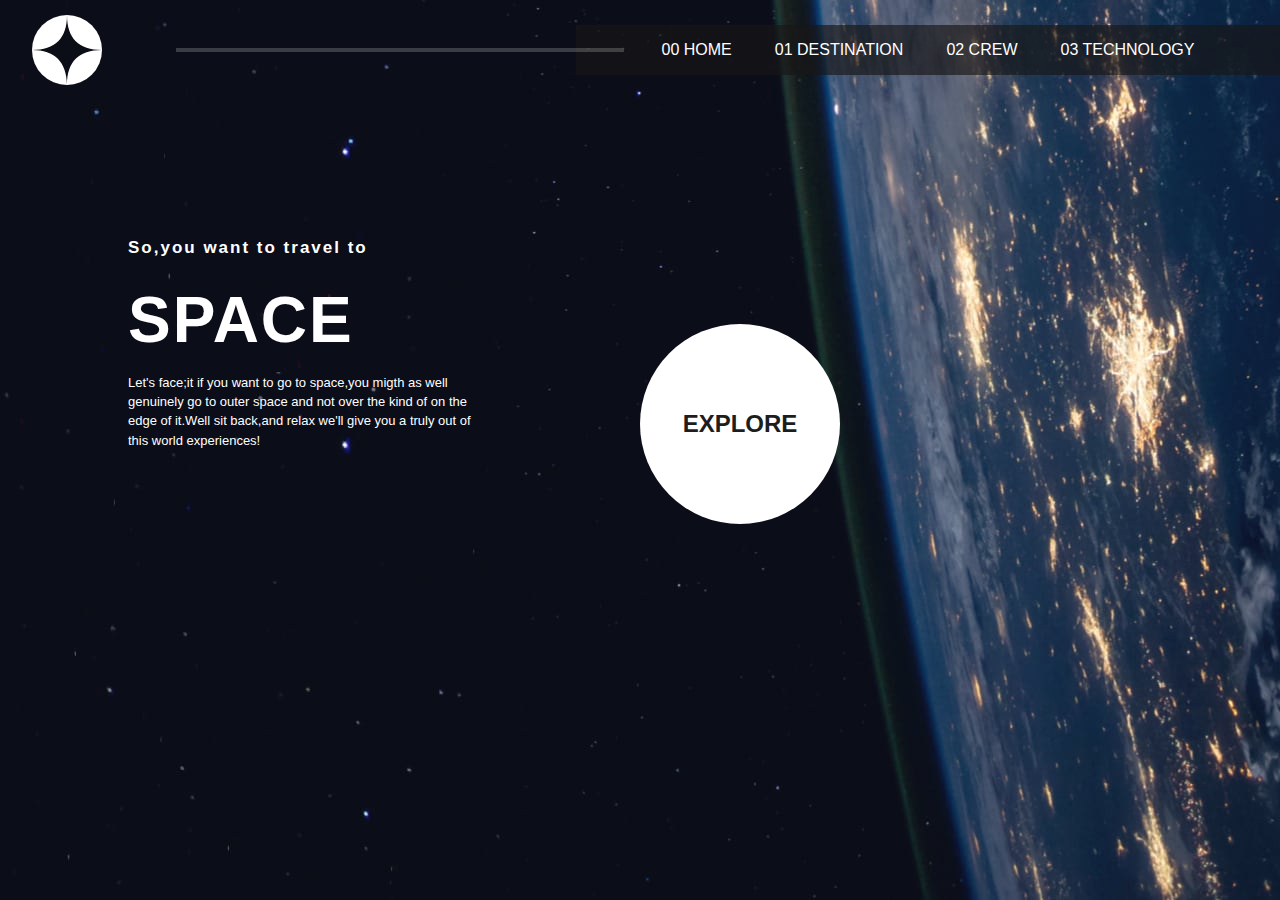
<file: index.html>
<!DOCTYPE html>
<html lang="en">
  <head>
    <meta charset="UTF-8" />
    <meta http-equiv="X-UA-Compatible" content="IE=edge" />
    <meta name="viewport" content="width=device-width, initial-scale=1.0" />
    <link rel="stylesheet" href="css/styles.css" />
    <title>Space Explorer</title>
  </head>
  <body>
    <div class="home-page">
      <nav>
        <img class="logo" src="images/logo.svg" alt="LOGO" />
        <div class="line"></div>
        <ul>
          <li><a href="/index.html">00 HOME</a></li>
          <li><a href="/destination.html">01 DESTINATION</a></li>
          <li><a href="/crew.html">02 CREW</a></li>
          <li><a href="/techonology.html">03 TECHNOLOGY</a></li>
        </ul>
      </nav>
      <div class="home-body">
        <div class="home-text">
          <h4>
            So,you want to travel to <br />
            <span>SPACE</span>
          </h4>
          <p>
            Let's face;it if you want to go to space,you migth as well genuinely
            go to outer space and not over the kind of on the edge of it.Well
            sit back,and relax we'll give you a truly out of this world
            experiences!
          </p>
        </div>
        <div class="home-gif">
          <div class="explore">
            <h2>EXPLORE</h2>
          </div>
        </div>
      </div>
    </div>
  </body>
</html>
</file>
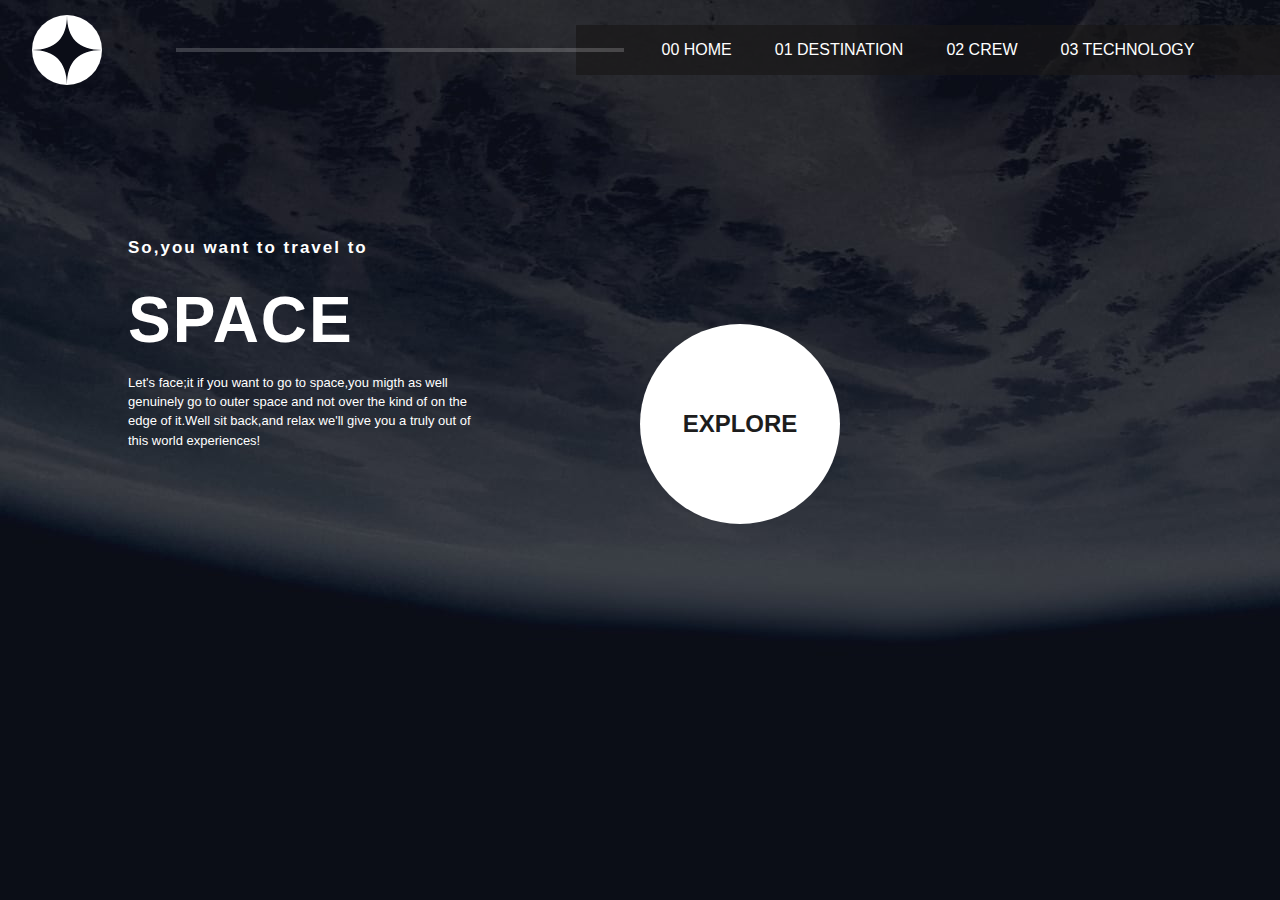
<file: crew.html>
<!DOCTYPE html>
<html lang="en">
  <head>
    <meta charset="UTF-8" />
    <meta http-equiv="X-UA-Compatible" content="IE=edge" />
    <meta name="viewport" content="width=device-width, initial-scale=1.0" />
    <link rel="stylesheet" href="css/styles.css" />
    <title>Space Explorer</title>
  </head>
  <body>
    <div class="crew-page">
      <nav>
        <img class="logo" src="images/logo.svg" alt="LOGO" />
        <div class="line"></div>
        <ul>
          <li><a href="/index.html">00 HOME</a></li>
          <li><a href="/destination.html">01 DESTINATION</a></li>
          <li><a href="/crew.html">02 CREW</a></li>
          <li><a href="/techonology.html">03 TECHNOLOGY</a></li>
        </ul>
      </nav>
      <div class="home-body">
        <div class="home-text">
          <h4>
            So,you want to travel to <br />
            <span>SPACE</span>
          </h4>
          <p>
            Let's face;it if you want to go to space,you migth as well genuinely
            go to outer space and not over the kind of on the edge of it.Well
            sit back,and relax we'll give you a truly out of this world
            experiences!
          </p>
        </div>
        <div class="home-gif">
          <div class="explore">
            <h2>EXPLORE</h2>
          </div>
        </div>
      </div>
    </div>
  </body>
</html>
</file>
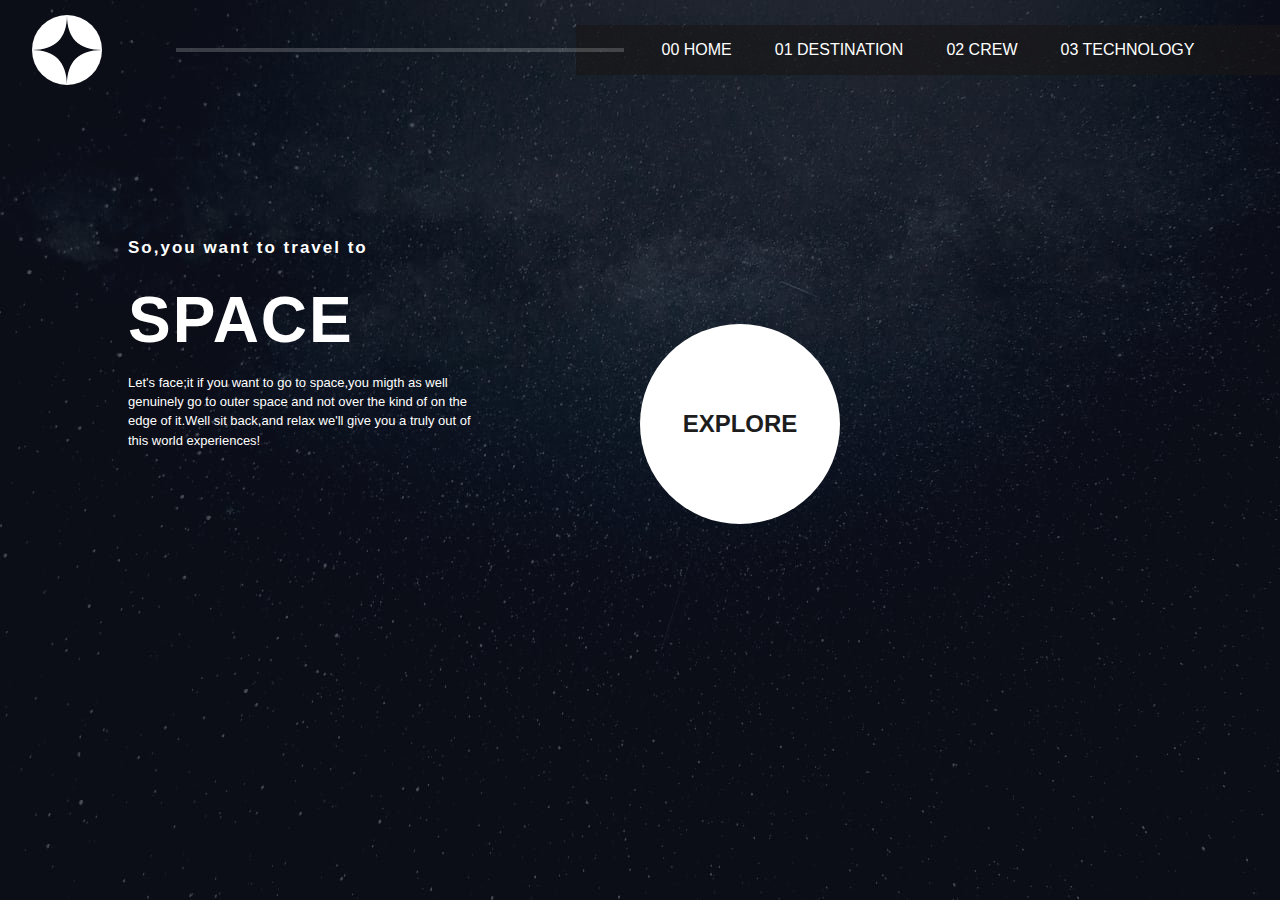
<file: destination.html>
<!DOCTYPE html>
<html lang="en">
  <head>
    <meta charset="UTF-8" />
    <meta http-equiv="X-UA-Compatible" content="IE=edge" />
    <meta name="viewport" content="width=device-width, initial-scale=1.0" />
    <link rel="stylesheet" href="css/styles.css" />
    <title>Space Explorer</title>
  </head>
  <body>
    <div class="destination-page">
      <nav>
        <img class="logo" src="images/logo.svg" alt="LOGO" />
        <div class="line"></div>
        <ul>
          <li><a href="/index.html">00 HOME</a></li>
          <li><a href="/destination.html">01 DESTINATION</a></li>
          <li><a href="/crew.html">02 CREW</a></li>
          <li><a href="/techonology.html">03 TECHNOLOGY</a></li>
        </ul>
      </nav>
      <div class="home-body">
        <div class="home-text">
          <h4>
            So,you want to travel to <br />
            <span>SPACE</span>
          </h4>
          <p>
            Let's face;it if you want to go to space,you migth as well genuinely
            go to outer space and not over the kind of on the edge of it.Well
            sit back,and relax we'll give you a truly out of this world
            experiences!
          </p>
        </div>
        <div class="home-gif">
          <div class="explore">
            <h2>EXPLORE</h2>
          </div>
        </div>
      </div>
    </div>
  </body>
</html>
</file>
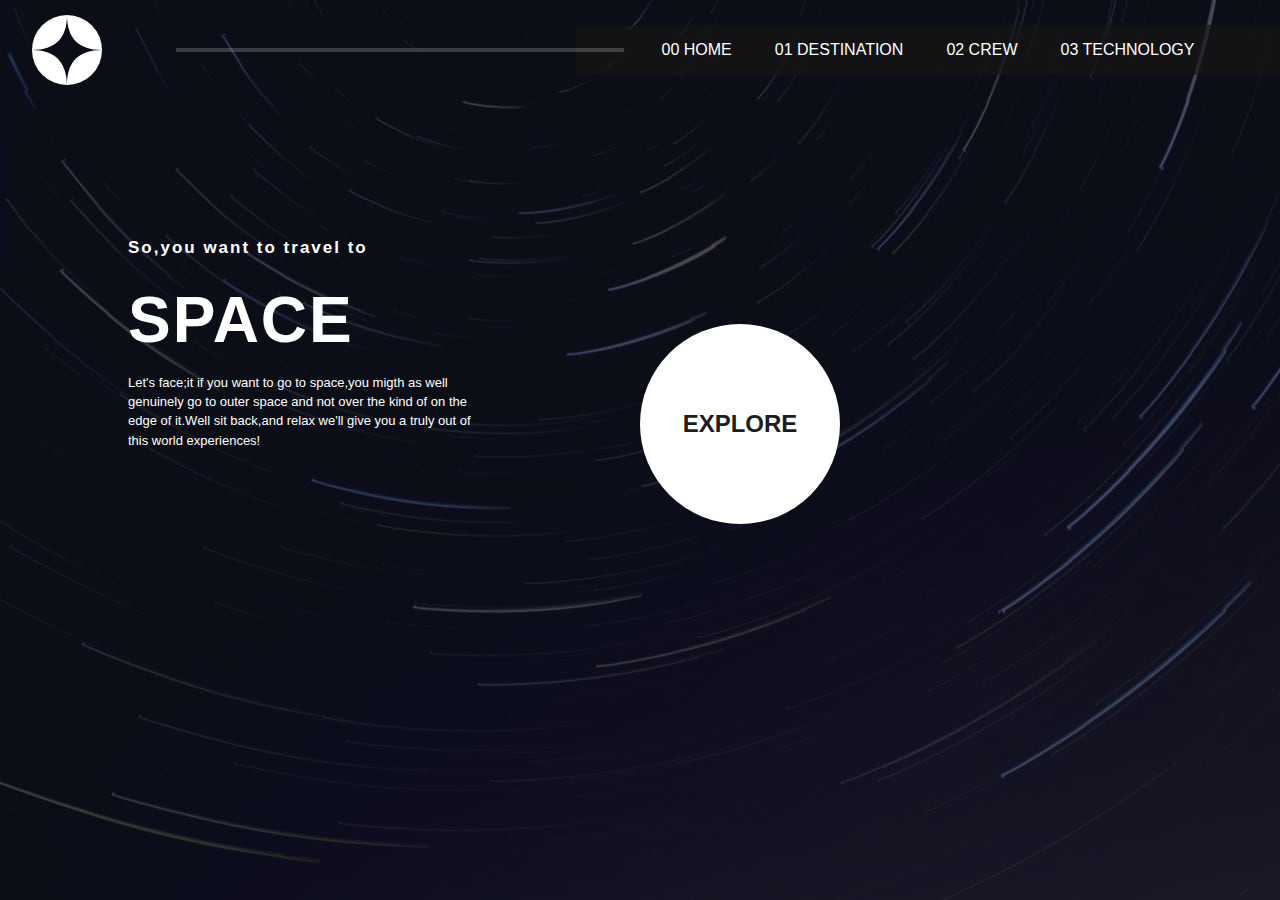
<file: techonology.html>
<!DOCTYPE html>
<html lang="en">
  <head>
    <meta charset="UTF-8" />
    <meta http-equiv="X-UA-Compatible" content="IE=edge" />
    <meta name="viewport" content="width=device-width, initial-scale=1.0" />
    <link rel="stylesheet" href="css/styles.css" />
    <title>Space Explorer</title>
  </head>
  <body>
    <div class="techonology-page">
      <nav>
        <img class="logo" src="images/logo.svg" alt="LOGO" />
        <div class="line"></div>
        <ul>
          <li><a href="/index.html">00 HOME</a></li>
          <li><a href="/destination.html">01 DESTINATION</a></li>
          <li><a href="/crew.html">02 CREW</a></li>
          <li><a href="/techonology.html">03 TECHNOLOGY</a></li>
        </ul>
      </nav>
      <div class="home-body">
        <div class="home-text">
          <h4>
            So,you want to travel to <br />
            <span>SPACE</span>
          </h4>
          <p>
            Let's face;it if you want to go to space,you migth as well genuinely
            go to outer space and not over the kind of on the edge of it.Well
            sit back,and relax we'll give you a truly out of this world
            experiences!
          </p>
        </div>
        <div class="home-gif">
          <div class="explore">
            <h2>EXPLORE</h2>
          </div>
        </div>
      </div>
    </div>
  </body>
</html>
</file>
<file: css/styles.css>
* {
  margin: 0;
  padding: 0;
  text-decoration: none;
  list-style-type: none;
  color: #fff;
}

body {
  font-family: sans-serif;
}

.home-page {
  width: 100vw;
  height: 100vh;
  background-image: url("../images/background.jpg");
  object-fit: cover;
}

.techonology-page {
  width: 100vw;
  height: 100vh;
  background-image: url("../images/background-technology.jpg");
  object-fit: cover;
}

.destination-page {
  width: 100vw;
  height: 100vh;
  background-image: url("../images/background-destination.jpg");
  object-fit: cover;
}

.crew-page {
  width: 100vw;
  height: 100vh;
  background-image: url("../images/background-crew.jpg");
  object-fit: cover;
}

nav {
  position: relative;
  height: 100px;
  display: flex;
  align-items: center;
  justify-content: space-between;
}

.logo {
  width: 70px;
  margin: 2rem 2rem;
}

.line {
  width: 35%;
  height: 4px;
  background-color: #ffffff31;
  position: absolute;
  left: 11rem;
}

ul {
  display: flex;
  justify-content: space-around;
  align-items: center;
  width: 45%;
  height: 50px;
  background: #181717a9;
  padding: 0 4rem;
  cursor: pointer;
}

li:hover {
  transition: all 0.4s ease-in-out, transform 1ms;
  text-align: center;
  padding: 0.5rem 0.6rem;
  background: #424241;
  border-radius: 4px;
}

.home-body {
  width: 80%;
  height: 60%;
  margin: 7rem auto;
  display: flex;
}

.home-text {
  width: 50%;
}

.home-text h4 {
  font-size: 17px;
  letter-spacing: 2px;
  line-height: 4.5rem;
}

span {
  font-size: 4rem;
  font-weight: 800;
}

.home-text p {
  font-size: 13px;
  width: 350px;
  line-height: 1.2rem;
}

.home-gif {
  position: relative;
}

.explore {
  position: absolute;
  top: 7rem;
  width: 200px;
  height: 200px;
  border-radius: 100%;
  background: #ffff;

  display: flex;
  justify-content: center;
  align-items: center;
}

h2 {
  color: #1d1d1d;
}
</file>
